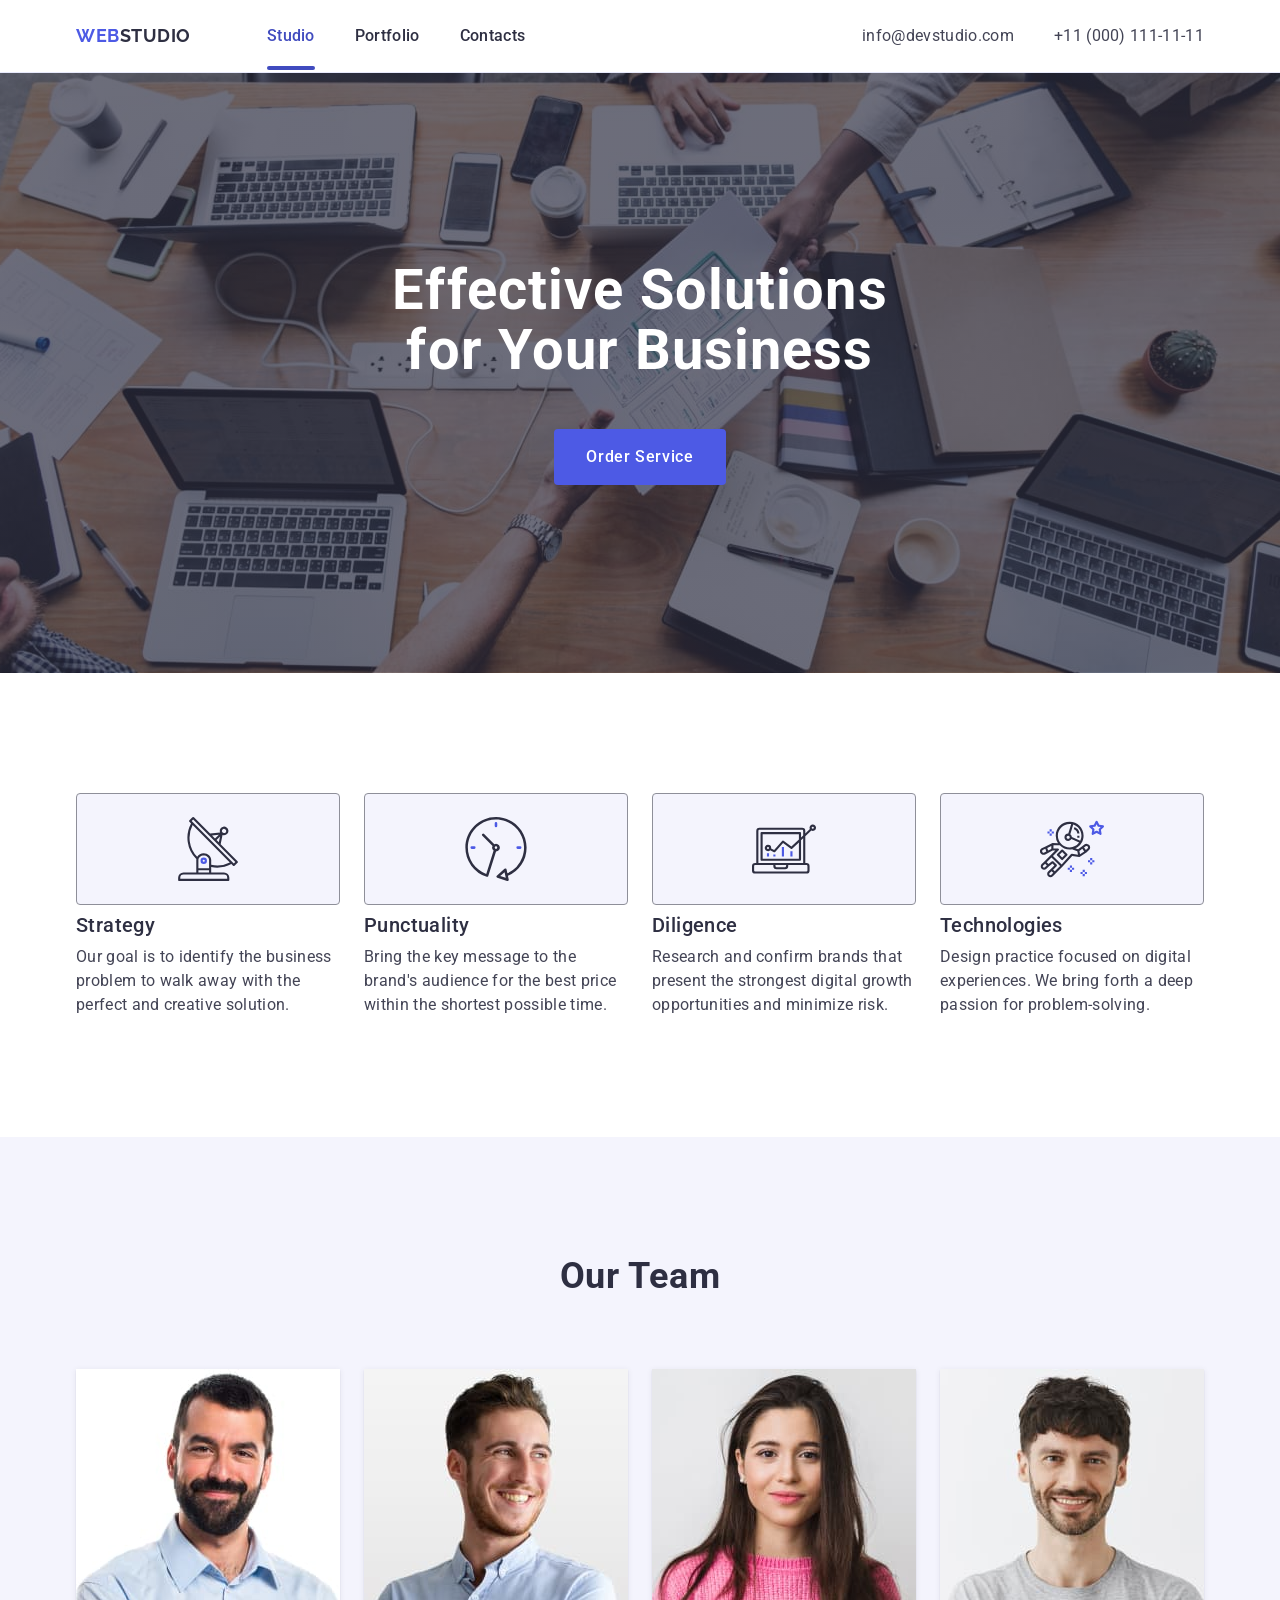
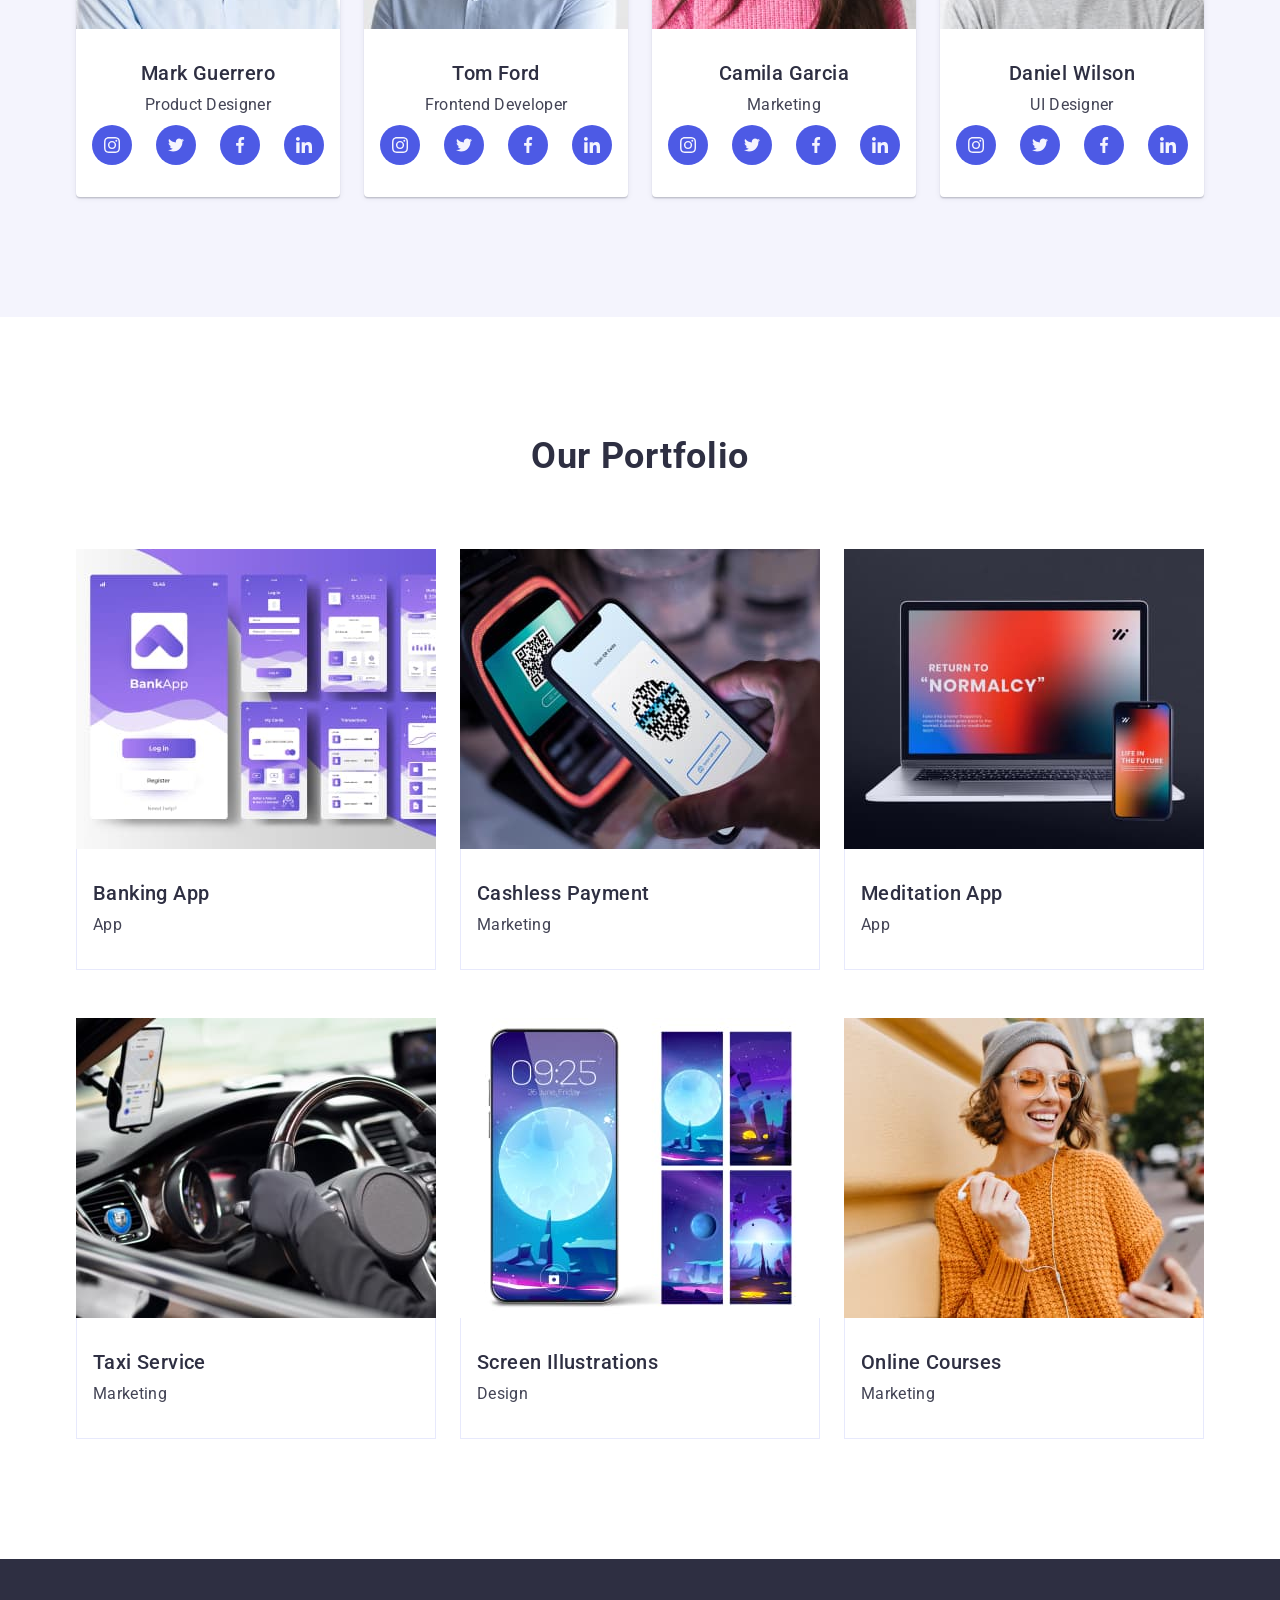
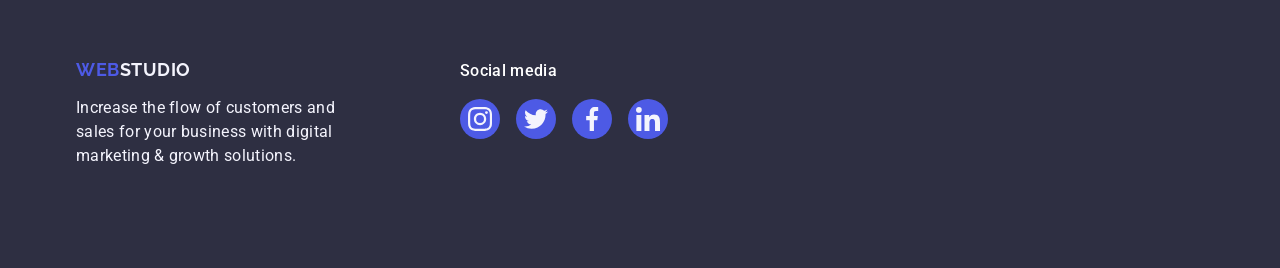
<file: index.html>
<!DOCTYPE html>
<html lang="en">
  <head>
    <meta charset="UTF-8" />
    <meta name="viewport" content="width=device-width, initial-scale=1.0" />
    <title>Web Studio</title>
    <link rel="preconnect" href="https://fonts.googleapis.com" />
    <link rel="preconnect" href="https://fonts.gstatic.com" crossorigin />
    <link
      href="https://fonts.googleapis.com/css2?family=Raleway:wght@700&family=Roboto:wght@400;500;700&display=swap"
      rel="stylesheet"
    />
    <link
      rel="stylesheet"
      href="https://cdnjs.cloudflare.com/ajax/libs/modern-normalize/2.0.0/modern-normalize.min.css"
    />
    <link rel="stylesheet" href="./css/styles.css" />
  </head>
  <body>
    <header class="header">
      <div class="container header-container">
        <nav class="header-navigation">
          <a href="./index.html" class="heder-logo"
            >Web<span class="heder-logo-studio">Studio</span>
          </a>
          <ul class="heder-menu-list">
            <li class="heder-menu-item">
              <a href="./index.html" class="heder-menu-link current">Studio</a>
            </li>
            <li class="heder-menu-item">
              <a href="" class="heder-menu-link">Portfolio</a>
            </li>
            <li class="heder-menu-item">
              <a href="" class="heder-menu-link">Contacts</a>
            </li>
          </ul>
        </nav>
        <address class="header-navigation-address">
          <ul class="header-navigation-list">
            <li class="header-navigation-item">
              <a class="header-navigation-link" href="mailto:info@devstudio.com"
                >info@devstudio.com
              </a>
            </li>
            <li class="header-navigation-item">
              <a class="header-navigation-link" href="tel:+110001111111"
                >+11 (000) 111-11-11
              </a>
            </li>
          </ul>
        </address>
      </div>
    </header>
    <main>
      <section class="hero-section">
        <div class="container">
          <h1 class="hero-title">Effective Solutions for Your Business</h1>
          <button class="hero-button" type="button">Order Service</button>
        </div>
      </section>
      <section class="section-possibilities">
        <div class="container">
          <h2 class="visually-hidden">List of possibilities</h2>
          <ul class="list-of-possibilities">
            <li class="possibilities-item">
              <div class="possibilities-icon-container">
                <svg class="possibilities-icon" width="64" height="64">
                  <use href="./images/icons.svg#icon-antenna"></use>
                </svg>
              </div>
              <h3 class="possibilities-subtitle">Strategy</h3>
              <p class="possibilities-item-text">
                Our goal is to identify the business problem to walk away with
                the perfect and creative solution.
              </p>
            </li>
            <li class="possibilities-item">
              <div class="possibilities-icon-container">
                <svg class="possibilities-icon" width="64" height="64">
                  <use href="./images/icons.svg#icon-clock"></use>
                </svg>
              </div>
              <h3 class="possibilities-subtitle">Punctuality</h3>
              <p class="possibilities-item-text">
                Bring the key message to the brand's audience for the best price
                within the shortest possible time.
              </p>
            </li>
            <li class="possibilities-item">
              <div class="possibilities-icon-container">
                <svg class="possibilities-icon" width="64" height="64">
                  <use href="./images/icons.svg#icon-diagram"></use>
                </svg>
              </div>
              <h3 class="possibilities-subtitle">Diligence</h3>
              <p class="possibilities-item-text">
                Research and confirm brands that present the strongest digital
                growth opportunities and minimize risk.
              </p>
            </li>
            <li class="possibilities-item">
              <div class="possibilities-icon-container">
                <svg class="possibilities-icon" width="64" height="64">
                  <use href="./images/icons.svg#icon-astronaut"></use>
                </svg>
              </div>
              <h3 class="possibilities-subtitle">Technologies</h3>
              <p class="possibilities-item-text">
                Design practice focused on digital experiences. We bring forth a
                deep passion for problem-solving.
              </p>
            </li>
          </ul>
        </div>
      </section>
      <section class="section-team">
        <div class="container">
          <h2 class="team-title">Our Team</h2>
          <ul class="team-list">
            <li class="team-item">
              <img
                class="team-img"
                src="./images/mark-guerrero.jpg"
                alt="Mark Guerrero"
                width="264"
                height="260"
              />
              <div class="team-container">
                <h3 class="team-name-member">Mark Guerrero</h3>
                <p class="team-function">Product Designer</p>
                <ul class="icon-list">
                  <li class="icon-item">
                    <a class="icon-link" href="">
                      <svg class="icon-team" width="16" height="16">
                        <use href="./images/icons.svg#icon-instagram"></use>
                      </svg>
                    </a>
                  </li>
                  <li class="icon-item">
                    <a class="icon-link" href="">
                      <svg class="icon-team" width="16" height="16">
                        <use href="./images/icons.svg#icon-twitter"></use>
                      </svg>
                    </a>
                  </li>
                  <li class="icon-item">
                    <a class="icon-link" href="">
                      <svg class="icon-team" width="16" height="16">
                        <use href="./images/icons.svg#icon-facebook"></use>
                      </svg>
                    </a>
                  </li>
                  <li class="icon-item">
                    <a class="icon-link" href="">
                      <svg class="icon-team" width="16" height="16">
                        <use href="./images/icons.svg#icon-linkedin"></use>
                      </svg>
                    </a>
                  </li>
                </ul>
              </div>
            </li>
            <li class="team-item">
              <img
                class="team-img"
                src="./images/tom-ford.jpg"
                alt="Tom Ford"
                width="264"
                height="260"
              />
              <div class="team-container">
                <h3 class="team-name-member">Tom Ford</h3>
                <p class="team-function">Frontend Developer</p>
                <ul class="icon-list">
                  <li class="icon-item">
                    <a class="icon-link">
                      <svg class="icon-team" width="16" height="16">
                        <use href="./images/icons.svg#icon-instagram"></use>
                      </svg>
                    </a>
                  </li>
                  <li class="icon-item">
                    <a class="icon-link" href="">
                      <svg class="icon-team" width="16" height="16">
                        <use href="./images/icons.svg#icon-twitter"></use>
                      </svg>
                    </a>
                  </li>
                  <li class="icon-item">
                    <a class="icon-link" href="">
                      <svg class="icon-team" width="16" height="16">
                        <use href="./images/icons.svg#icon-facebook"></use>
                      </svg>
                    </a>
                  </li>
                  <li class="icon-item">
                    <a class="icon-link" href="">
                      <svg class="icon-team" width="16" height="16">
                        <use href="./images/icons.svg#icon-linkedin"></use>
                      </svg>
                    </a>
                  </li>
                </ul>
              </div>
            </li>
            <li class="team-item">
              <img
                class="team-img"
                src="./images/camila-garcia.jpg"
                alt="Camila Garcia"
                width="264"
                height="260"
              />
              <div class="team-container">
                <h3 class="team-name-member">Camila Garcia</h3>
                <p class="team-function">Marketing</p>
                <ul class="icon-list">
                  <li class="icon-item">
                    <a class="icon-link" href="">
                      <svg class="icon-team" width="16" height="16">
                        <use href="./images/icons.svg#icon-instagram"></use>
                      </svg>
                    </a>
                  </li>
                  <li class="icon-item">
                    <a class="icon-link" href="">
                      <svg class="icon-team" width="16" height="16">
                        <use href="./images/icons.svg#icon-twitter"></use>
                      </svg>
                    </a>
                  </li>
                  <li class="icon-item">
                    <a class="icon-link" href="">
                      <svg class="icon-team" width="16" height="16">
                        <use href="./images/icons.svg#icon-facebook"></use>
                      </svg>
                    </a>
                  </li>
                  <li class="icon-item">
                    <a class="icon-link" href="">
                      <svg class="icon-team" width="16" height="16">
                        <use href="./images/icons.svg#icon-linkedin"></use>
                      </svg>
                    </a>
                  </li>
                </ul>
              </div>
            </li>
            <li class="team-item">
              <img
                class="team-img"
                src="./images/daniel-wilson.jpg"
                alt="Daniel Wilson"
                width="264"
                height="260"
              />
              <div class="team-container">
                <h3 class="team-name-member">Daniel Wilson</h3>
                <p class="team-function">UI Designer</p>
                <ul class="icon-list">
                  <li class="icon-item">
                    <a class="icon-link" href="">
                      <svg class="icon-team" width="16" height="16">
                        <use href="./images/icons.svg#icon-instagram"></use>
                      </svg>
                    </a>
                  </li>
                  <li class="icon-item">
                    <a class="icon-link" href="">
                      <svg class="icon-team" width="16" height="16">
                        <use href="./images/icons.svg#icon-twitter"></use>
                      </svg>
                    </a>
                  </li>
                  <li class="icon-item">
                    <a class="icon-link" href="">
                      <svg class="icon-team" width="16" height="16">
                        <use href="./images/icons.svg#icon-facebook"></use>
                      </svg>
                    </a>
                  </li>
                  <li class="icon-item">
                    <a class="icon-link" href="">
                      <svg class="icon-team" width="16" height="16">
                        <use href="./images/icons.svg#icon-linkedin"></use>
                      </svg>
                    </a>
                  </li>
                </ul>
              </div>
            </li>
          </ul>
        </div>
      </section>
      <section class="section-portfolio">
        <div class="container">
          <h2 class="portfolio-title">Our Portfolio</h2>
          <ul class="portfolio-list">
            <li class="portfolio-item">
              <div class="portfolio-item-container">
                <img
                  class="portfolio-img"
                  src="./images/banking-app.jpg"
                  alt="Banking App"
                  width="360"
                  height="300"
                />
                <p class="portfolio-img-text">
                  14 Stylish and User-Friendly App Design Concepts · Task
                  Manager App · Calorie Tracker App · Exotic Fruit Ecommerce App
                  · Cloud Storage App
                </p>
              </div>
              <div class="box-portfolio-item">
                <h3 class="portfolio-services">Banking App</h3>
                <p class="portfolio-text">App</p>
              </div>
            </li>
            <li class="portfolio-item">
              <div class="portfolio-item-container">
                <img
                  class="portfolio-img"
                  src="./images/cashless-payment.jpg"
                  alt="Cashless Payment"
                  width="360"
                  height="300"
                />
                <p class="portfolio-img-text">
                  14 Stylish and User-Friendly App Design Concepts · Task
                  Manager App · Calorie Tracker App · Exotic Fruit Ecommerce App
                  · Cloud Storage App
                </p>
              </div>
              <div class="box-portfolio-item">
                <h3 class="portfolio-services">Cashless Payment</h3>
                <p class="portfolio-text">Marketing</p>
              </div>
            </li>
            <li class="portfolio-item">
              <div class="portfolio-item-container">
                <img
                  class="portfolio-img"
                  src="./images/meditation-app.jpg"
                  alt="Meditation App"
                  width="360"
                  height="300"
                />
                <p class="portfolio-img-text">
                  14 Stylish and User-Friendly App Design Concepts · Task
                  Manager App · Calorie Tracker App · Exotic Fruit Ecommerce App
                  · Cloud Storage App
                </p>
              </div>
              <div class="box-portfolio-item">
                <h3 class="portfolio-services">Meditation App</h3>
                <p class="portfolio-text">App</p>
              </div>
            </li>
            <li class="portfolio-item">
              <div class="portfolio-item-container">
                <img
                  class="portfolio-img"
                  src="./images/taxi-service.jpg"
                  alt="Taxi Service"
                  width="360"
                  height="300"
                />
                <p class="portfolio-img-text">
                  14 Stylish and User-Friendly App Design Concepts · Task
                  Manager App · Calorie Tracker App · Exotic Fruit Ecommerce App
                  · Cloud Storage App
                </p>
              </div>
              <div class="box-portfolio-item">
                <h3 class="portfolio-services">Taxi Service</h3>
                <p class="portfolio-text">Marketing</p>
              </div>
            </li>
            <li class="portfolio-item">
              <div class="portfolio-item-container">
                <img
                  class="portfolio-img"
                  src="./images/screen-illustrations.jpg"
                  alt="Screen Illustrations"
                  width="360"
                  height="300"
                />
                <p class="portfolio-img-text">
                  14 Stylish and User-Friendly App Design Concepts · Task
                  Manager App · Calorie Tracker App · Exotic Fruit Ecommerce App
                  · Cloud Storage App
                </p>
              </div>
              <div class="box-portfolio-item">
                <h3 class="portfolio-services">Screen Illustrations</h3>
                <p class="portfolio-text">Design</p>
              </div>
            </li>
            <li class="portfolio-item">
              <div class="portfolio-item-container">
                <img
                  class="portfolio-img"
                  src="./images/online-courses.jpg"
                  alt="Online Courses"
                  width="360"
                  height="300"
                />
                <p class="portfolio-img-text">
                  14 Stylish and User-Friendly App Design Concepts · Task
                  Manager App · Calorie Tracker App · Exotic Fruit Ecommerce App
                  · Cloud Storage App
                </p>
              </div>
              <div class="box-portfolio-item">
                <h3 class="portfolio-services">Online Courses</h3>
                <p class="portfolio-text">Marketing</p>
              </div>
            </li>
          </ul>
        </div>
      </section>
    </main>
    <footer class="section-footer">
      <div class="container footer-container">
        <div class="footer-nav-container">
          <a class="footer-logo-link" href="./index.html"
            >Web<span class="footer-logo-studio">Studio</span>
          </a>
          <p class="footer-text">
            Increase the flow of customers and sales for your business with
            digital marketing & growth solutions.
          </p>
        </div>
        <div class="social-media-container">
          <p class="social-media-title">Social media</p>
          <ul class="social-media-list">
            <li class="social-media-item">
              <a class="social-icon-link" href="">
                <svg class="social-media-icon" width="24" height="24">
                  <use href="./images/icons.svg#icon-instagram"></use>
                </svg>
              </a>
            </li>
            <li class="social-media-item">
              <a class="social-icon-link" href="">
                <svg class="social-media-icon" width="24" height="24">
                  <use href="./images/icons.svg#icon-twitter"></use>
                </svg>
              </a>
            </li>
            <li class="social-media-item">
              <a class="social-icon-link" href="">
                <svg class="social-media-icon" width="24" height="24">
                  <use href="./images/icons.svg#icon-facebook"></use>
                </svg>
              </a>
            </li>
            <li class="social-media-item">
              <a class="social-icon-link" href="">
                <svg class="social-media-icon" width="24" height="24">
                  <use href="./images/icons.svg#icon-linkedin"></use>
                </svg>
              </a>
            </li>
          </ul>
        </div>
      </div>
    </footer>
  </body>
</html>
</file>
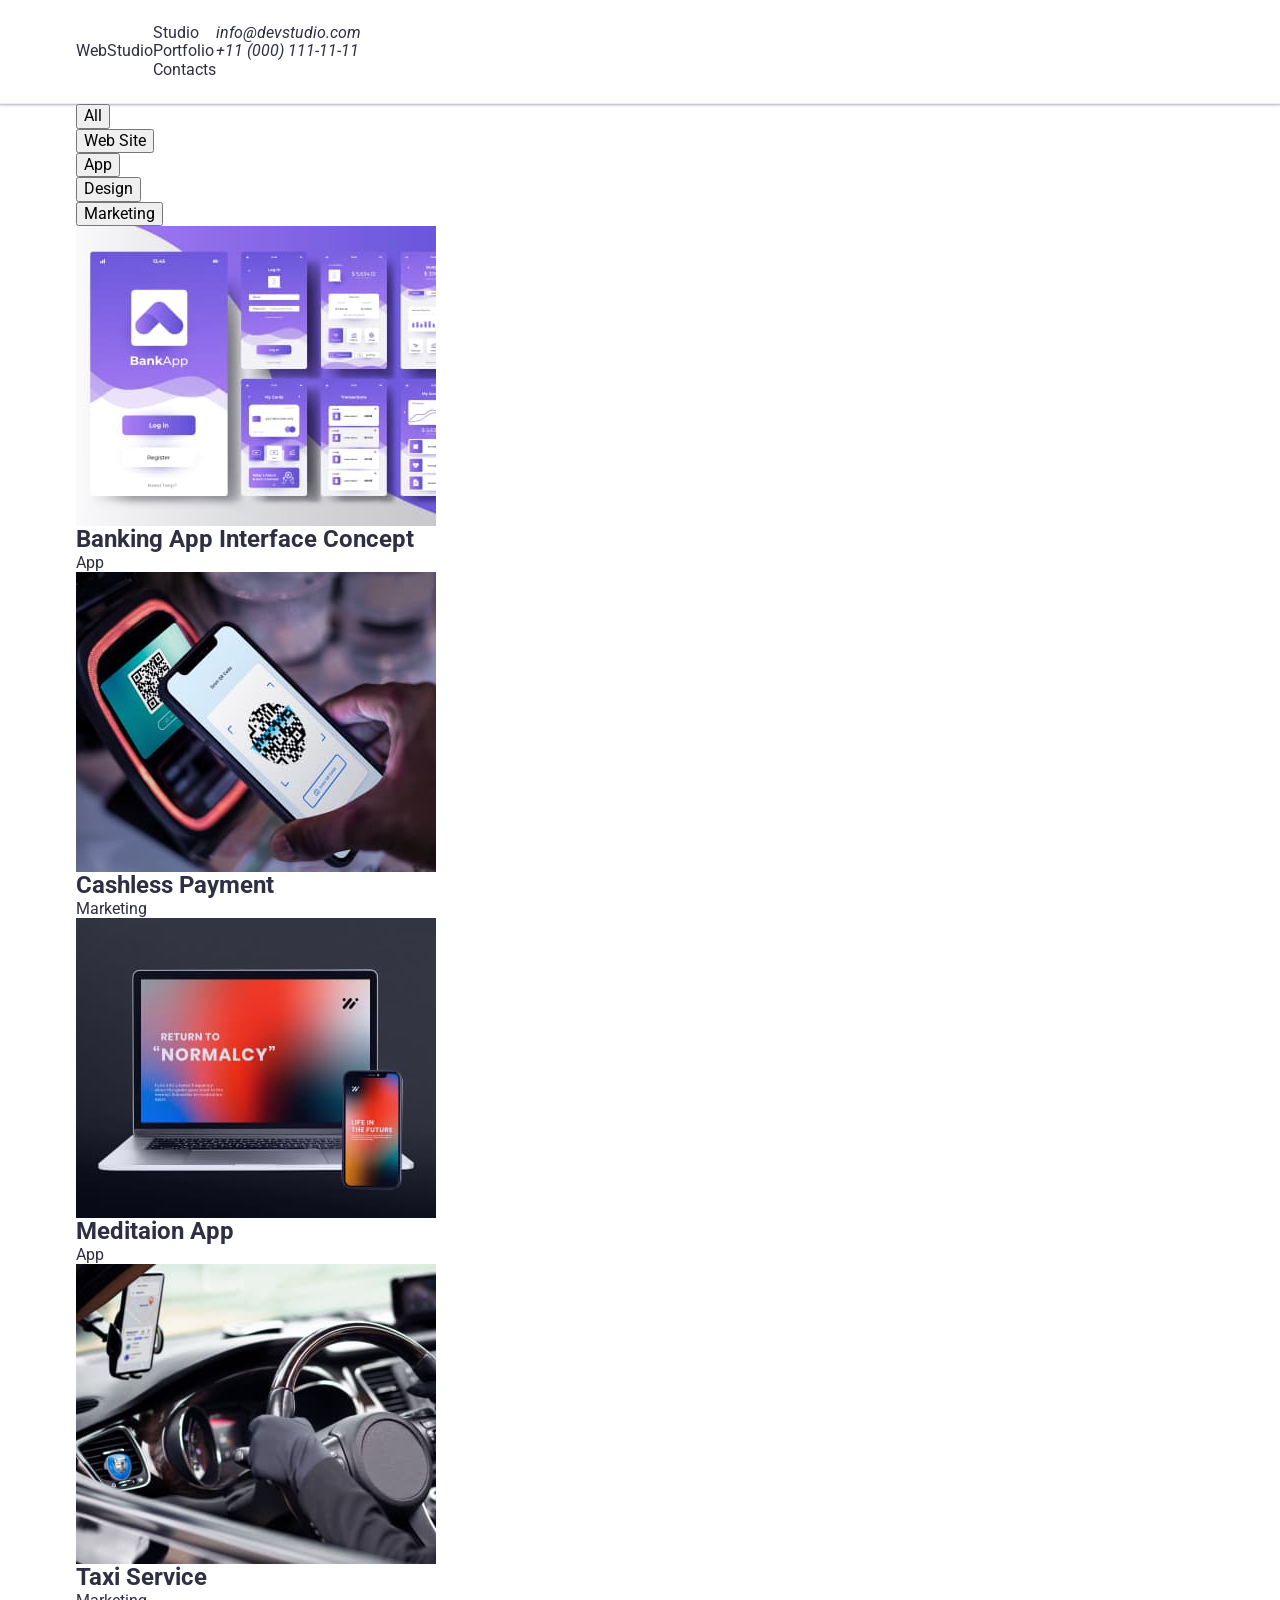
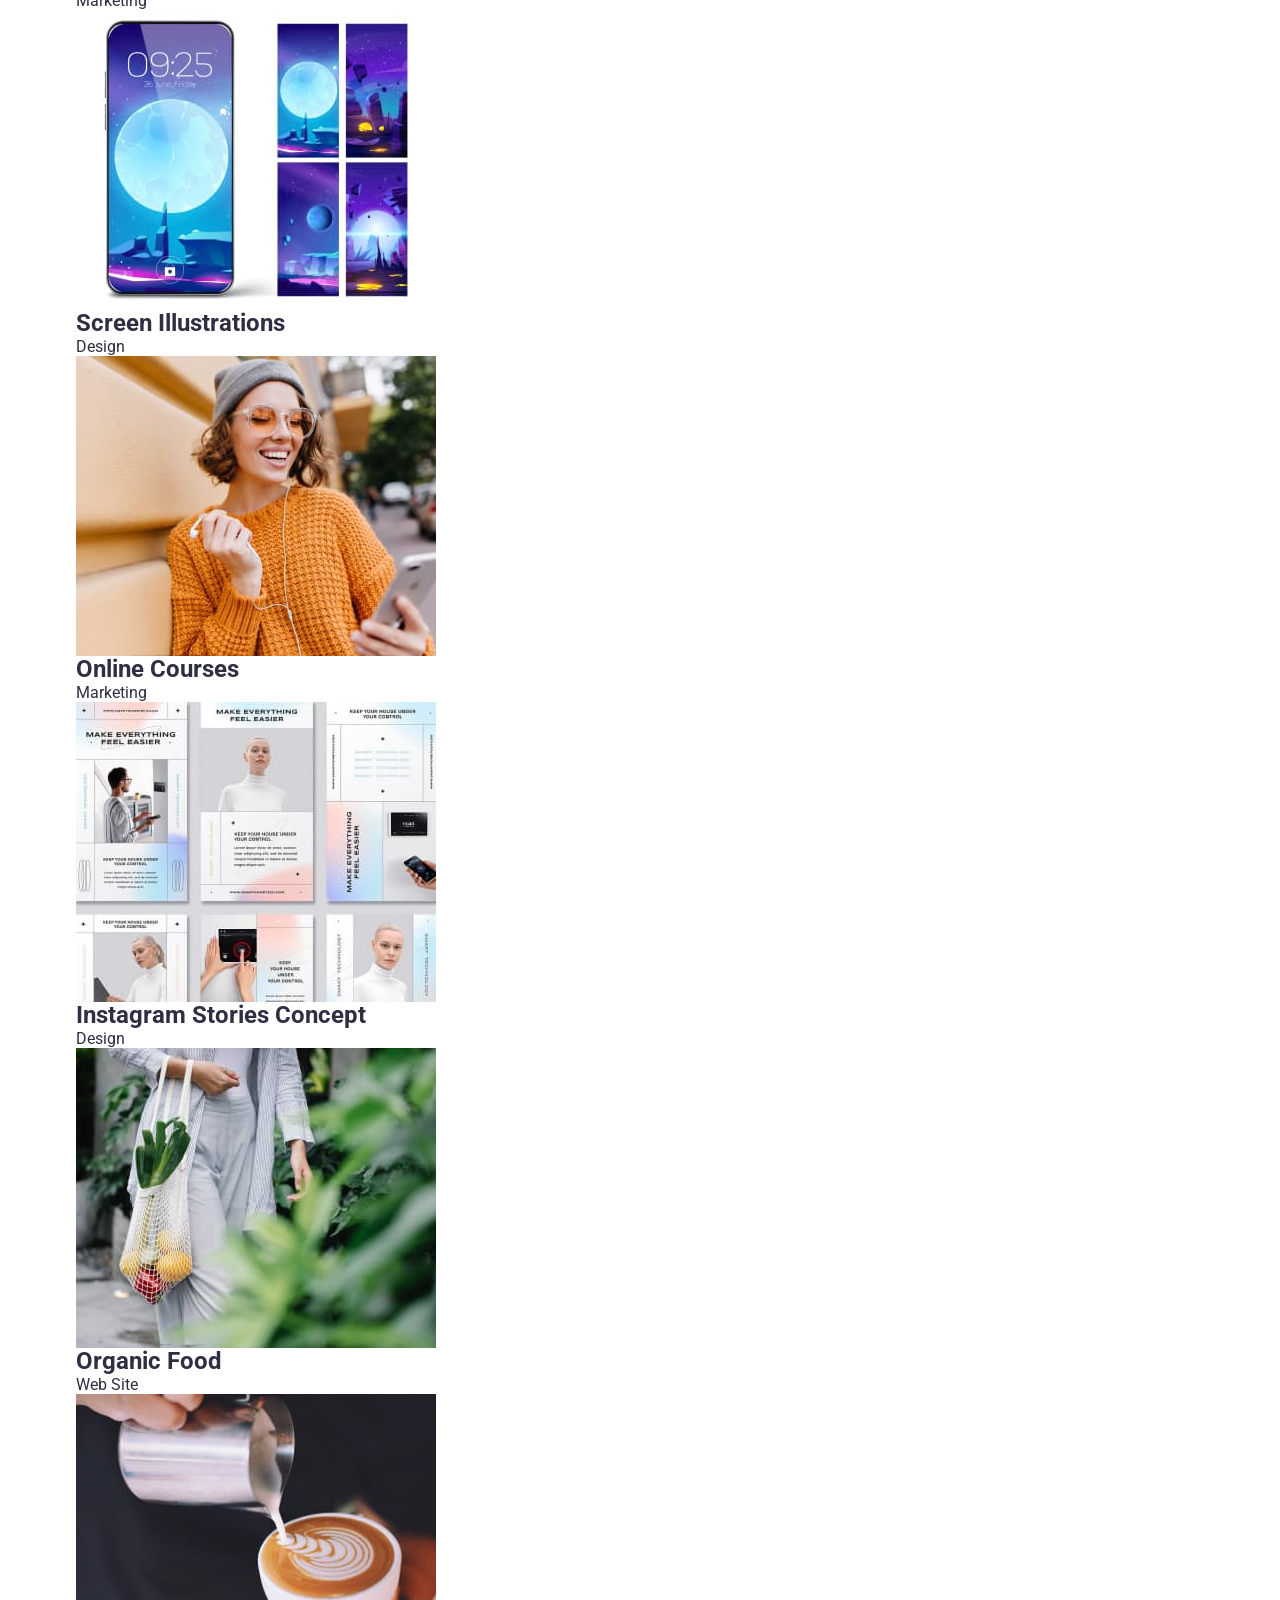
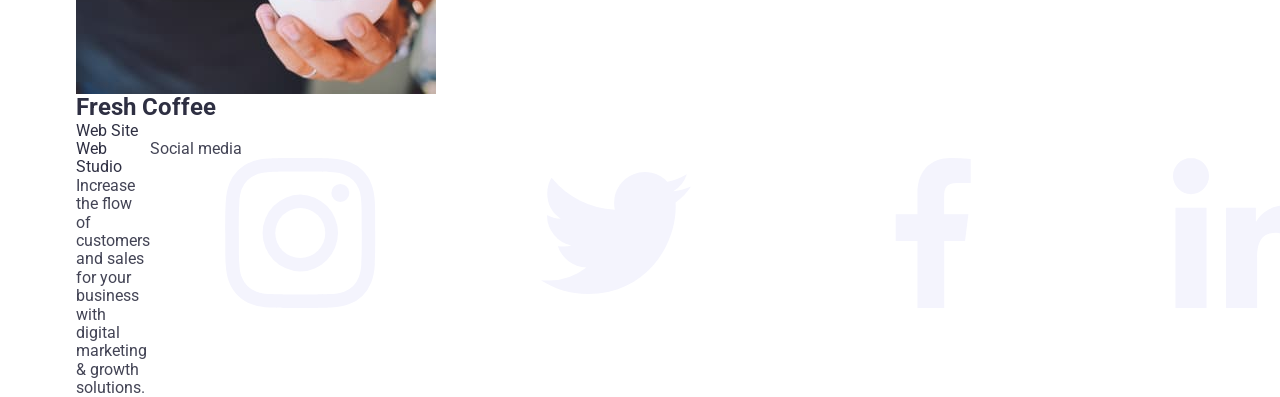
<file: portfolio.html>
<!DOCTYPE html>
<html lang="en">
	<head>
		<meta charset="UTF-8" />
		<meta http-equiv="X-UA-Compatible" content="IE=edge" />
		<meta name="viewport" content="width=device-width, initial-scale=1.0" />
		<title>Portfolio</title>
		<link
			rel="stylesheet"
			href="https://cdnjs.cloudflare.com/ajax/libs/modern-normalize/1.1.0/modern-normalize.min.css"
			integrity="sha512-wpPYUAdjBVSE4KJnH1VR1HeZfpl1ub8YT/NKx4PuQ5NmX2tKuGu6U/JRp5y+Y8XG2tV+wKQpNHVUX03MfMFn9Q=="
			crossorigin="anonymous"
			referrerpolicy="no-referrer"
		/>
		<link rel="preconnect" href="https://fonts.googleapis.com" />
		<link rel="preconnect" href="https://fonts.gstatic.com" crossorigin />
		<link
			href="https://fonts.googleapis.com/css2?family=Raleway:wght@800&family=Roboto:wght@400;500;700&display=swap"
			rel="stylesheet"
		/>
		<link rel="stylesheet" href="./css/styles.css" />
	</head>
	<body>
		<header class="header">
			<div class="container header-container">
				<nav class="header-navigation">
					<a class="header-home-page link" href="./index.html">Web<span class="header-home-page-descr">Studio</span></a>
					<ul class="header-list list">
						<li class="header-item"><a href="./index.html" class="header-link-studio link">Studio</a></li>
						<li class="header-item"><a href="./portfolio.html" class="header-link-portfolio link">Portfolio</a></li>
						<li class="header-item"><a class="header-link-contacts link">Contacts</a></li>
					</ul>
				</nav>
				<address class="header-contacts">
					<ul class="header-contacts-list list">
						<li class="header-contacts-item"
							><a class="header-mailto" href="mailto:info@devstudio.com">info@devstudio.com</a></li
						>
						<li class="header-contacts-item"><a class="header-tel" href="tel:+110001111111">+11 (000) 111-11-11</a></li>
					</ul>
				</address>
			</div>
		</header>
		<main class="main">
			<!-- Activity Section -->
			<section class="activity-section">
				<div class="activity-container container">
					<h1 hidden>Portfolio</h1>
					<ul class="activity-list list">
						<li class="activity-item"><button type="button" class="activity-btn">All</button></li>
						<li class="activity-item"><button type="button" class="activity-btn">Web Site</button></li>
						<li class="activity-item"><button type="button" class="activity-btn">App</button></li>
						<li class="activity-item"><button type="button" class="activity-btn">Design</button></li>
						<li class="activity-item"><button type="button" class="activity-btn">Marketing</button></li>
					</ul>
				</div>

				<!-- Service Section -->
				<div class="container">
					<ul class="service-section-list list">
						<li class="service-item">
							<a class="service-content">
								<img
									src="./images/service-section-img-1.jpg"
									alt="Banking App Interface Concept"
									width="360"
									height="300"
								/>
								<div class="service-content-container">
									<h2 class="service-name">Banking App Interface Concept</h2>
									<p class="service-title">App</p>
								</div>
							</a>
						</li>
						<li class="service-item">
							<a class="service-content">
								<img src="./images/service-section-img-2.jpg" alt="Cashless Payment" width="360" height="300" />
								<div class="service-content-container">
									<h2 class="service-name">Cashless Payment</h2>
									<p class="service-title">Marketing</p>
								</div>
							</a>
						</li>
						<li class="service-item">
							<a class="service-content">
								<img src="./images/service-section-img-3.jpg" alt="Meditaion App" width="360" height="300" />
								<div class="service-content-container">
									<h2 class="service-name">Meditaion App</h2>
									<p class="service-title">App</p>
								</div>
							</a>
						</li>
						<li class="service-item">
							<a class="service-content">
								<img src="./images/service-section-img-4.jpg" alt="Taxi Service" width="360" height="300" />
								<div class="service-content-container">
									<h2 class="service-name">Taxi Service</h2>
									<p class="service-title">Marketing</p>
								</div>
							</a>
						</li>
						<li class="service-item">
							<a class="service-content">
								<img src="./images/service-section-img-5.jpg" alt="Screen Illustrations" width="360" height="300" />
								<div class="service-content-container">
									<h2 class="service-name">Screen Illustrations</h2>
									<p class="service-title">Design</p>
								</div>
							</a>
						</li>
						<li class="service-item">
							<a class="service-content">
								<img src="./images/service-section-img-6.jpg" alt="Online Courses" width="360" height="300" />
								<div class="service-content-container">
									<h2 class="service-name">Online Courses</h2>
									<p class="service-title">Marketing</p>
								</div>
							</a>
						</li>
						<li class="service-item">
							<a class="service-content">
								<img
									src="./images/service-section-img-7.jpg"
									alt="Instagram Stories Concept"
									width="360"
									height="300"
								/>
								<div class="service-content-container">
									<h2 class="service-name">Instagram Stories Concept</h2>
									<p class="service-title">Design</p>
								</div>
							</a>
						</li>
						<li class="service-item">
							<a class="service-content">
								<img src="./images/service-section-img-8.jpg" alt="Organic Food" width="360" height="300" />
								<div class="service-content-container">
									<h2 class="service-name">Organic Food</h2>
									<p class="service-title">Web Site</p>
								</div>
							</a>
						</li>
						<li class="service-item">
							<a class="service-content">
								<img src="./images/service-section-img-9.jpg" alt="Fresh Coffee" width="360" height="300" />
								<div class="service-content-container">
									<h2 class="service-name">Fresh Coffee</h2>
									<p class="service-title">Web Site</p>
								</div>
							</a>
						</li>
					</ul>
				</div>
			</section>
		</main>
		<footer class="footer">
			<div class="footer-container container">
				<div class="footer-link-container">
					<a class="footer-link link" href="./index.html">Web <span class="footer-link-descr">Studio</span></a>
					<p class="footer-desc">
						Increase the flow of customers and sales for your business with digital marketing & growth solutions.
					</p>
				</div>
				<div class="social-media-container">
					<p class="item-footer">Social media</p>
					<ul class="social-media-list">
						<li class="social-media-content">
							<a class="social-media-link" href="">
								<svg class="social-media-svg">
									<use href="./images/icons.svg.svg#icon-instagram"></use>
								</svg>
							</a>
						</li>
						<li class="social-media-content">
							<a class="social-media-link" href="">
								<svg class="social-media-svg">
									<use href="./images/icons.svg.svg#icon-twitter"></use>
								</svg>
							</a>
						</li>
						<li class="social-media-content">
							<a class="social-media-link" href="">
								<svg class="social-media-svg">
									<use href="./images/icons.svg.svg#icon-facebook"></use>
								</svg>
							</a>
						</li>
						<li class="social-media-content">
							<a class="social-media-link" href="">
								<svg class="social-media-svg">
									<use href="./images/icons.svg.svg#icon-linkedin"></use>
								</svg>
							</a>
						</li>
					</ul>
				</div>
			</div>
		</footer>
	</body>
</html>
</file>
<file: css/styles.css>
body {
  font-family: "Roboto", sans-serif;
  color: #434455;
  background-color: #fff;
}

ul {
  list-style-type: none;
  margin-top: 0;
  margin-bottom: 0;
  padding-left: 0;
}

a {
  text-decoration: none;
  color: #2e2f42;
}

p,
h1,
h2,
h3,
h4,
h5,
h6 {
  margin-top: 0;
  margin-bottom: 0;
}

.section {
  padding-top: 120px;
  padding-bottom: 120px;
}

.container {
  max-width: 1158px;
  padding: 0 15px;
  margin: 0 auto;
}

img {
  display: block;
}

.visually-hidden {
  position: absolute;
  width: 1px;
  height: 1px;
  margin: -1px;
  border: 0;
  padding: 0;
  white-space: nowrap;
  clip-path: inset(100%);
  clip: rect(0 0 0 0);
  overflow: hidden;
}

/* ----------------------------------------------------- */

/* ------------------ Header  ------------------------- */

.header {
  padding-top: 24px;
  padding-bottom: 24px;
  border-bottom: 1px solid #e7e9fc;
  box-shadow: 0px 2px 1px rgba(46, 47, 66, 0.08),
    0px 1px 1px rgba(46, 47, 66, 0.16), 0px 1px 6px rgba(46, 47, 66, 0.08);
}

.header-container {
  display: flex;
}

.header-navigation {
  display: flex;
  align-items: center;
}

.heder-logo {
  font-family: "Raleway", sans-serif;
  font-weight: 700;
  font-size: 18px;
  line-height: 117%;
  letter-spacing: 0.03em;
  text-transform: uppercase;
  color: #4d5ae5;
  margin-right: 76px;
}

.heder-logo-studio {
  font-weight: 700;
  font-size: 18px;
  line-height: 117%;
  letter-spacing: 0.03em;
  text-transform: uppercase;
  color: #2e2f42;
}

.heder-menu-list {
  display: flex;
  gap: 40px;
}

.heder-menu-item {
}

.heder-menu-link {
  position: relative;
  font-weight: 500;
  font-size: 16px;
  line-height: 150%;
  letter-spacing: 0.02em;
  color: rgba(46, 47, 66, 1);
  padding: 24px 0;

  transition: color 250ms cubic-bezier(0.4, 0, 0.2, 1);
}

.current {
  color: #404bbf;
}

.current::after {
  content: "";
  width: 100%;
  position: absolute;
  left: 0;
  bottom: -1px;
  height: 4px;
  background-color: #404bbf;
  border-radius: 2px;
}

.heder-menu-link:hover,
.heder-menu-link:focus {
  color: #404bbf;
}

.header-navigation-address {
  font-style: normal;
  margin-left: auto;
}

.header-navigation-list {
  display: flex;
  gap: 40px;
}

.header-navigation-item {
}

.header-navigation-link {
  font-weight: 400;
  font-size: 16px;
  line-height: 150%;
  letter-spacing: 0.02em;
  color: #434455;
  padding-top: 24px;
  padding-bottom: 24px;

  transition: color 250ms cubic-bezier(0.4, 0, 0.2, 1);
}

.header-navigation-link:hover,
.header-navigation-link:focus {
  color: #404bbf;
}

/* -------------------------------------------------------------------- */

/* --------------------- Hero Section --------------------------------- */

.hero-section {
  background-color: #2e2f42;
  padding: 188px 0;
  margin: 0 auto;

  background-image: linear-gradient(
      rgba(46, 47, 66, 0.7),
      rgba(46, 47, 66, 0.7)
    ),
    url(../images/people-office.jpg);

  background-position: center;
  background-repeat: no-repeat;
  background-size: cover;
  max-width: 1440px;
}

.hero-title {
  font-weight: 700;
  font-size: 56px;
  line-height: 107%;
  letter-spacing: 0.02em;
  text-align: center;
  color: #fff;
  margin: auto;
  margin-bottom: 48px;
  max-width: 496px;
}

.hero-button {
  font-family: inherit;
  font-weight: 500;
  font-size: 16px;
  line-height: 150%;
  letter-spacing: 0.04em;
  color: #fff;

  background: #4d5ae5;
  cursor: pointer;
  display: block;
  border-radius: 4px;
  border: none;

  min-width: 169px;
  height: 56px;
  margin: auto;
  padding: 16px 32px;

  transition: background-color 250ms cubic-bezier(0.4, 0, 0.2, 1);
}

.hero-button:hover,
.hero-button:focus {
  background: #404bbf;
}

/* ---------------------------------------------------------------- */

/* --------------------- Section Possibilities -------------------- */

.section-possibilities {
  padding-top: 120px;
  padding-bottom: 120px;
}

.list-of-possibilities {
  display: flex;
  gap: 24px;
}

.possibilities-item {
  width: calc((100% - 72px) / 4);
}

.possibilities-icon-container {
  display: flex;
  align-items: center;
  justify-content: center;
  border: 1px solid rgba(142, 143, 153, 1);
  border-radius: 4px;
  width: 264px;
  height: 112px;
  background: rgba(244, 244, 253, 1);
  margin-bottom: 8px;
}

.possibilities-icon {
}

.possibilities-subtitle {
  font-weight: 500;
  font-size: 20px;
  line-height: 120%;
  letter-spacing: 0.02em;
  color: #2e2f42;
  margin-bottom: 8px;
}

.possibilities-item-text {
  font-size: 16px;
  line-height: 150%;
  letter-spacing: 0.02em;
  color: #434455;
}

/* ------------------------------------------------------- */

/* --------------------- Section Team -------------------- */

.section-team {
  background-color: #f4f4fd;
  padding-top: 120px;
  padding-bottom: 120px;
}

.team-container {
  padding: 0;
}

.team-title {
  text-transform: capitalize;
  font-weight: 700;
  font-size: 36px;
  line-height: 111%;
  letter-spacing: 0.02em;
  text-align: center;
  color: #2e2f42;
  margin-bottom: 72px;
}

.team-list {
  display: flex;
  gap: 24px;
}

.team-item {
  box-shadow: 0px 1px 6px rgba(46, 47, 66, 0.08),
    0px 1px 1px rgba(46, 47, 66, 0.16), 0px 2px 1px rgba(46, 47, 66, 0.08);
  background-color: #fff;
  border-radius: 0 0 4px 4px;
  padding: 0px 0px 32px 0px;
  width: 264px;
  height: 428px;
}

.team-img {
}

.team-container {
  padding-top: 32px;
  padding-bottom: 32px;
}

.team-name-member {
  font-weight: 500;
  font-size: 20px;
  line-height: 120%;
  letter-spacing: 0.02em;
  text-align: center;
  color: #2e2f42;
  margin-bottom: 8px;
}

.team-function {
  font-weight: 400;
  font-size: 16px;
  line-height: 150%;
  letter-spacing: 0.02em;
  text-align: center;
  color: #434455;
  margin-bottom: 8px;
}

.icon-list {
  display: flex;
  justify-content: center;
  gap: 24px;
  padding-left: 16px;
  padding-right: 16px;
}

.icon-item {
  width: 40px;
  height: 40px;
}

.icon-link {
  width: 100%;
  height: 100%;
  display: flex;
  align-items: center;
  justify-content: center;
  background-color: rgba(77, 90, 229, 1);
  border-radius: 50%;
  transition: background-color 250ms cubic-bezier(0.4, 0, 0.2, 1);
}

.icon-link:hover,
.icon-link:focus {
  background-color: #404bbf;
}

.icon-team {
  fill: rgba(244, 244, 253, 1);
}

/* --------------------------------------------------------  */

/* --------------------- Section Portfolio ------------------- */

.section-portfolio {
  padding-top: 120px;
  padding-bottom: 120px;
}

.portfolio-title {
  text-transform: capitalize;
  font-weight: 700;
  font-size: 36px;
  line-height: 111%;
  letter-spacing: 0.02em;
  text-align: center;
  color: #2e2f42;
  margin-bottom: 72px;
}

.portfolio-list {
  display: flex;
  flex-wrap: wrap;
  gap: 48px 24px;
}

.portfolio-item {
  position: relative;
  transition: box-shadow 250ms cubic-bezier(0.4, 0, 0.2, 1);
}

.portfolio-item:hover {
  box-shadow: 0px 1px 6px rgba(46, 47, 66, 0.08),
    0px 1px 1px rgba(46, 47, 66, 0.16), 0px 2px 1px rgba(46, 47, 66, 0.08);
  transition: color 250ms cubic-bezier(0.4, 0, 0.2, 1);
}

.portfolio-item:hover .portfolio-img-text {
  transform: translate(0);
}

.portfolio-item-container {
  padding: 0;
  position: relative;
  overflow: hidden;
}

.portfolio-img {
}

.portfolio-img-text {
  position: absolute;
  background: rgba(77, 90, 229, 1);
  font-weight: 400;
  font-size: 16px;
  line-height: 150%;
  letter-spacing: 0.02em;
  color: rgba(244, 244, 253, 1);
  top: 0;
  left: 0;
  padding: 40px 32px;
  height: 100%;

  transform: translateY(100%);
  transition: transform 250ms cubic-bezier(0.4, 0, 0.2, 1);
}

.box-portfolio-item {
  border-bottom: 1px solid #e7e9fc;
  border-left: 1px solid #e7e9fc;
  border-right: 1px solid #e7e9fc;
  padding: 32px 16px;
}

.portfolio-services {
  font-weight: 500;
  font-size: 20px;
  line-height: 120%;
  letter-spacing: 0.02em;
  text-align: left;
  color: #2e2f42;
  margin-bottom: 8px;
}

.portfolio-text {
  font-weight: 400;
  font-size: 16px;
  line-height: 150%;
  letter-spacing: 0.02em;
  text-align: left;
  color: #434455;
}

/* --------------------------------------------------------  */

/* --------------------- Section Footer ------------------- */

.section-footer {
  background-color: #2e2f42;
  padding-top: 100px;
  padding-bottom: 100px;
}

.footer-container {
  display: flex;
  align-items: baseline;
}

.footer-nav-container {
  margin-right: 120px;
}

.footer-logo-link {
  font-family: "Raleway", sans-serif;
  font-weight: 700;
  font-size: 18px;
  line-height: 117%;
  letter-spacing: 0.03em;
  text-transform: uppercase;
  color: #4d5ae5;
  display: inline-block;
  margin-bottom: 16px;
}

.footer-logo-studio {
  font-weight: 700;
  font-size: 18px;
  line-height: 117%;
  letter-spacing: 0.03em;
  text-transform: uppercase;
  color: #f4f4fd;
  display: inline-block;
}

.footer-text {
  font-size: 16px;
  line-height: 150%;
  letter-spacing: 0.02em;
  color: #f4f4fd;
  max-width: 264px;
}

.social-media-container {
}

.social-media-title {
  font-weight: 500;
  font-size: 16px;
  line-height: 150%;
  letter-spacing: 0.02em;
  color: rgba(255, 255, 255, 1);
  margin-bottom: 16px;
}

.social-media-list {
  display: flex;
  gap: 16px;
}

.social-icon-link {
  width: 100%;
  height: 100%;
  display: flex;
  align-items: center;
  justify-content: center;
  background-color: rgba(77, 90, 229, 1);
  border-radius: 50%;
  width: 40px;
  height: 40px;
  transition: background-color 250ms cubic-bezier(0.4, 0, 0.2, 1);
}

.social-icon-link:hover,
.social-icon-link:focus {
  background-color: rgba(49, 208, 170, 1);
}

.social-media-item {
  width: 40px;
  height: 40px;
}

.social-media-icon {
  fill: rgba(244, 244, 253, 1);
}

/* ---------------------------------------------------------------*/
</file>
